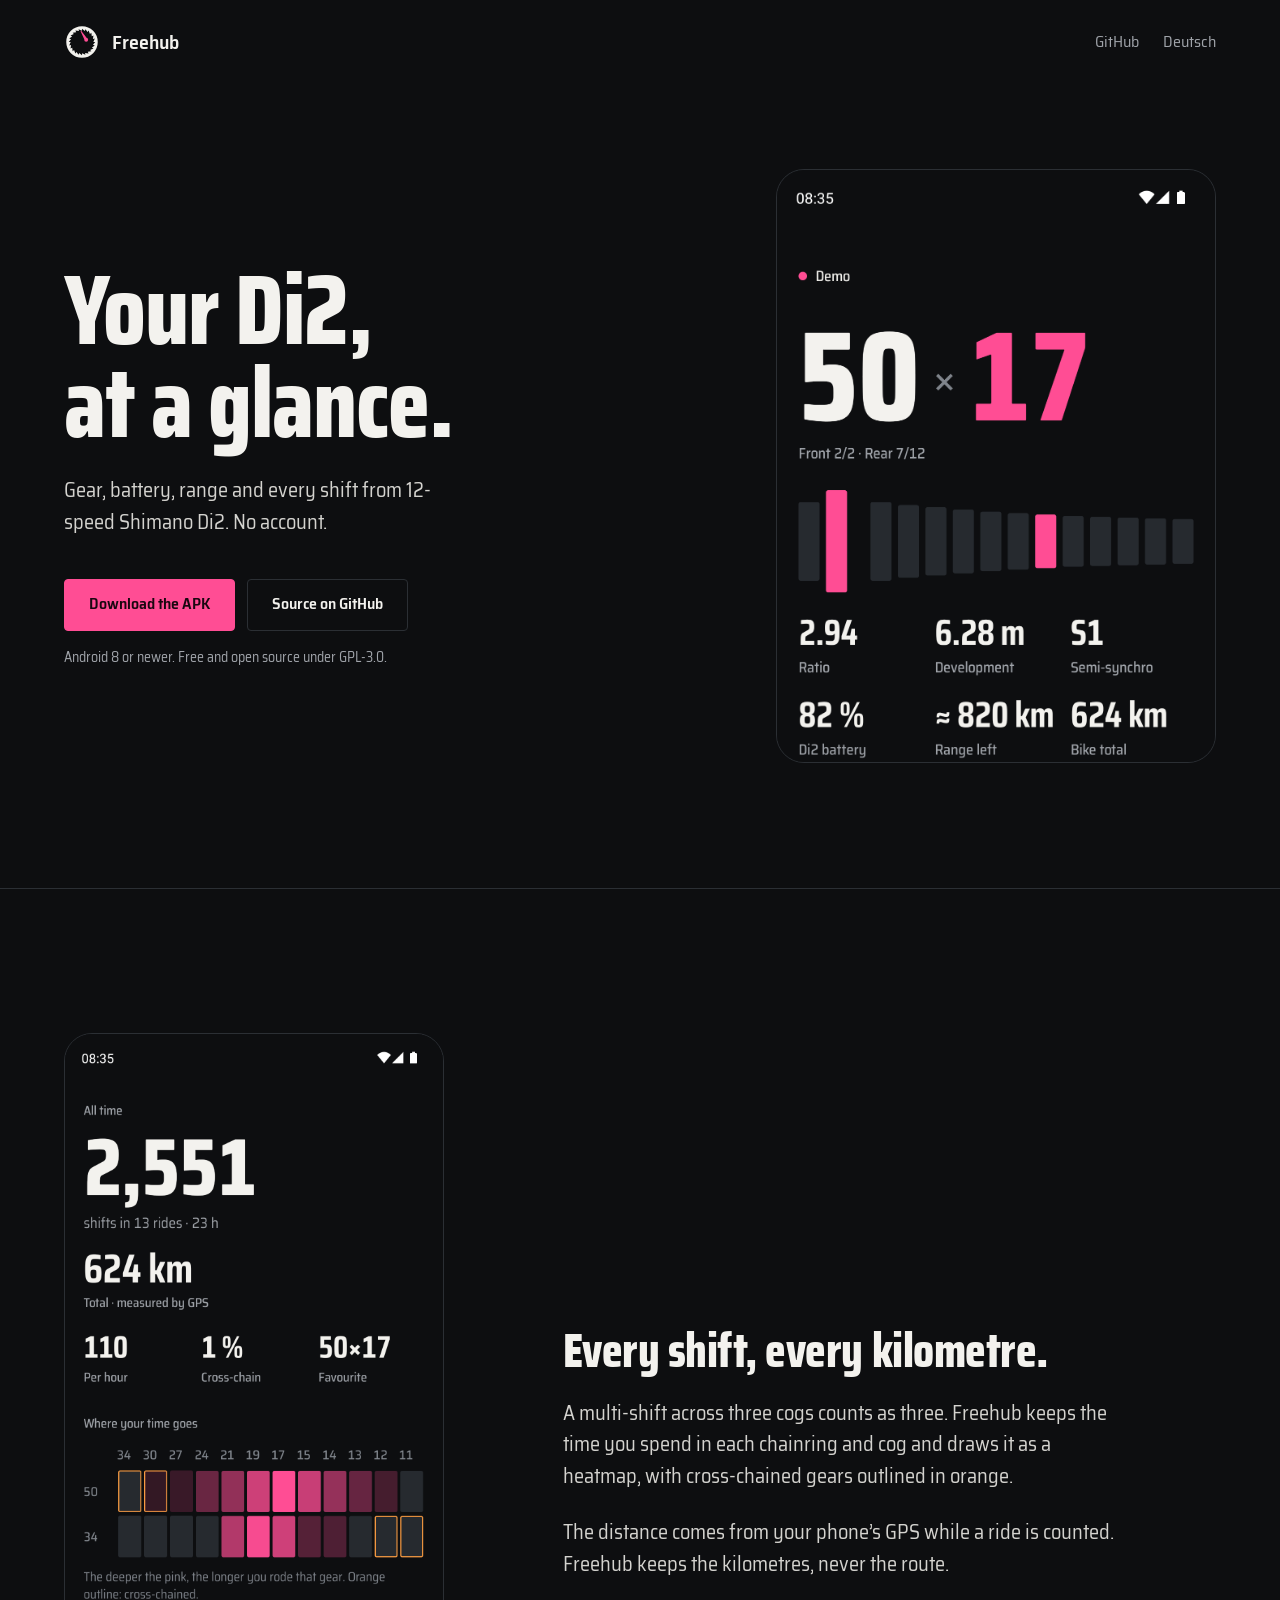
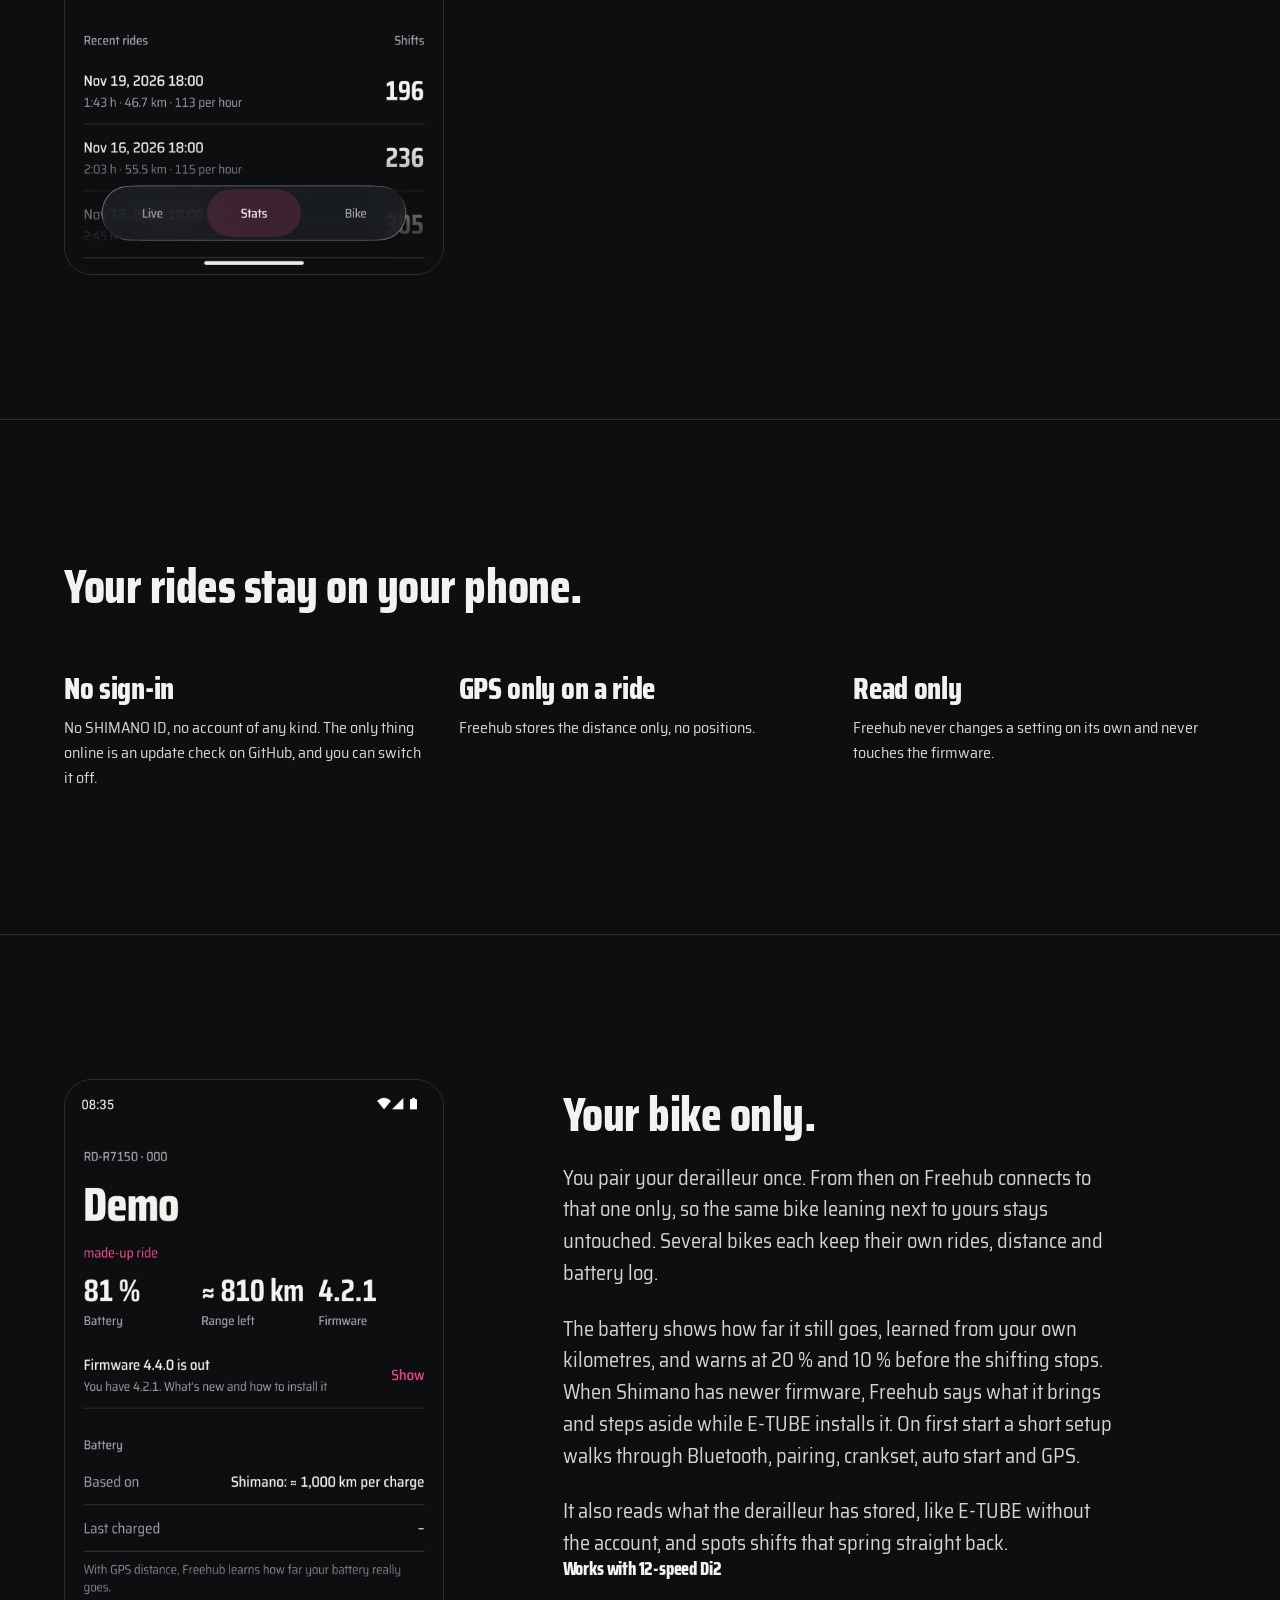
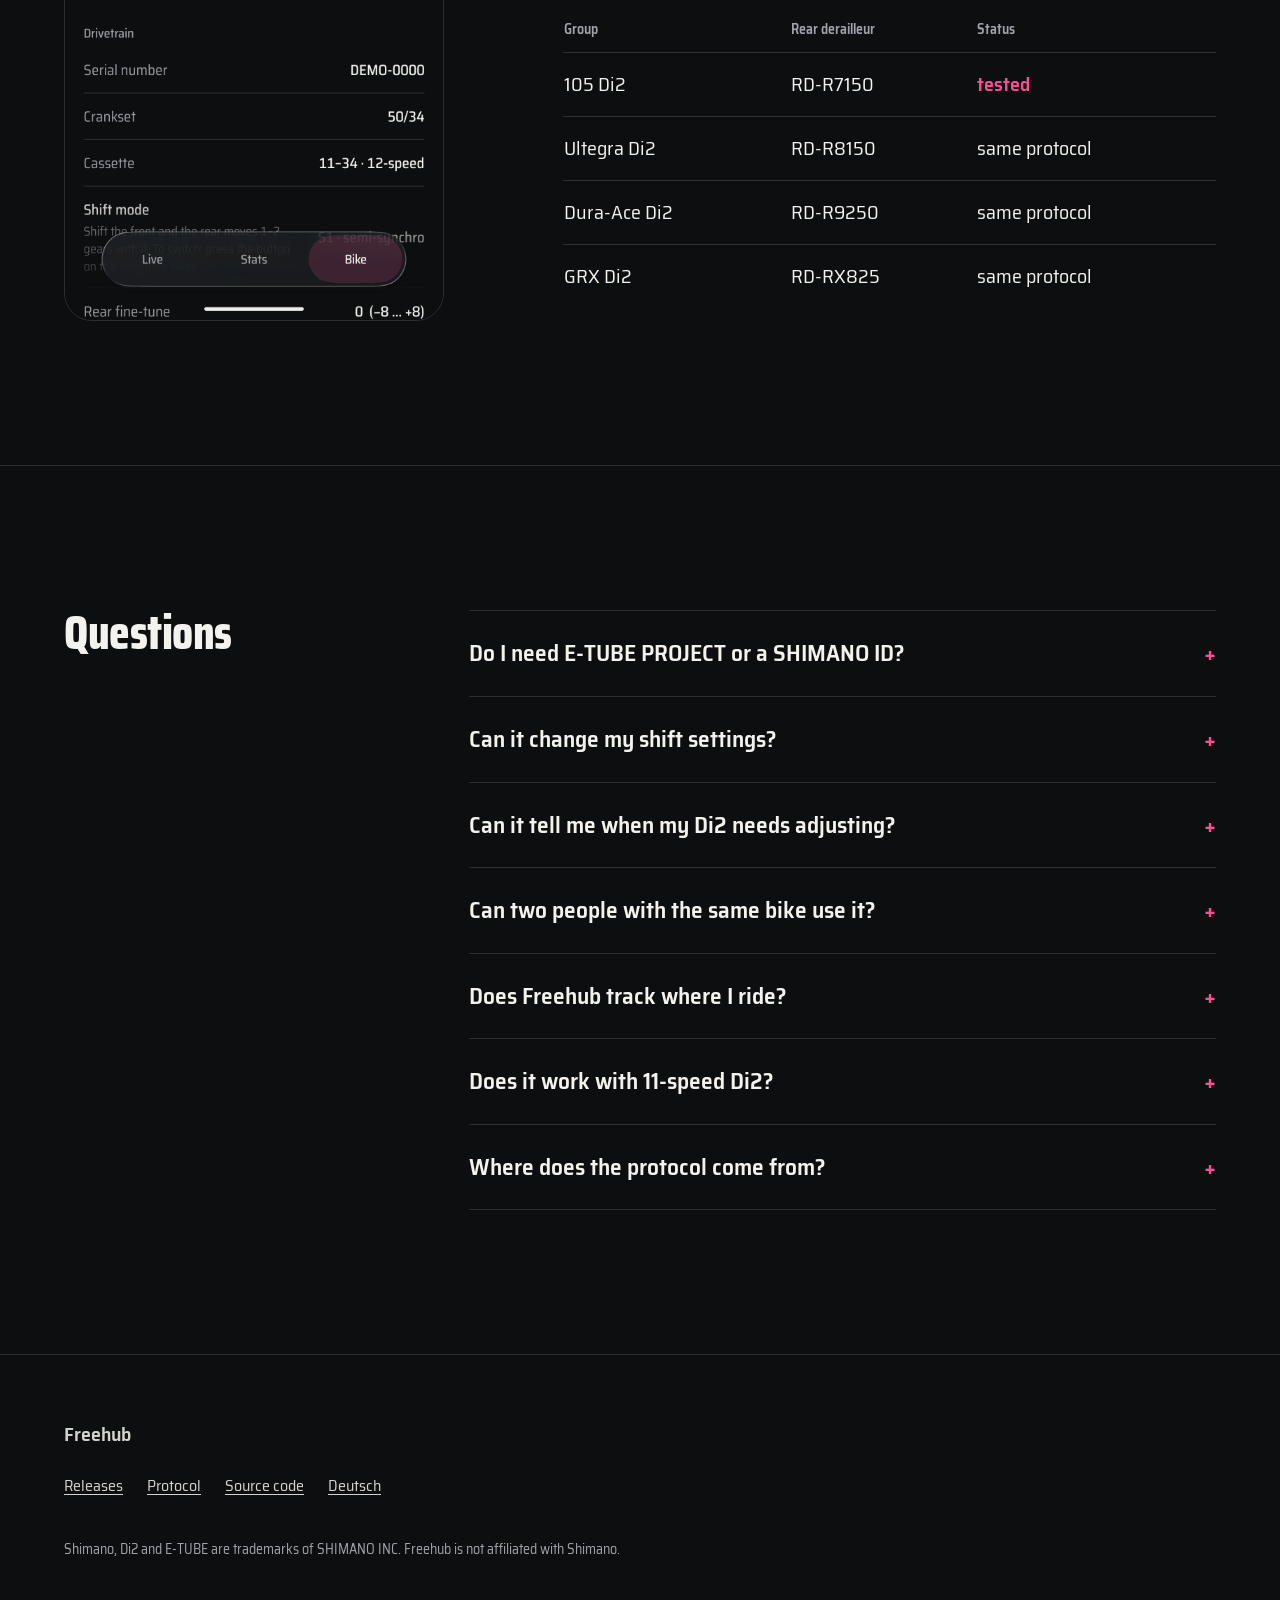
<file: docs/index.html>
<!doctype html>
<html lang="en">
<head>
<meta charset="utf-8">
<meta name="viewport" content="width=device-width, initial-scale=1">
<title>Freehub: Shimano Di2 app for Android, no account</title>
<meta name="description" content="Open-source Android app for 12-speed Shimano Di2: live gear, battery range, distance and shift count from the rear derailleur. No SHIMANO ID, no cloud, no tracking.">
<link rel="canonical" href="https://brickystudios.github.io/freehub/">
<link rel="alternate" hreflang="en" href="https://brickystudios.github.io/freehub/">
<link rel="alternate" hreflang="de" href="https://brickystudios.github.io/freehub/de/">
<link rel="alternate" hreflang="x-default" href="https://brickystudios.github.io/freehub/">
<meta property="og:type" content="website">
<meta property="og:title" content="Freehub: Shimano Di2 app, no account">
<meta property="og:description" content="Gear, battery, range and every shift for 12-speed Di2, read live on Android. No account.">
<meta property="og:url" content="https://brickystudios.github.io/freehub/">
<meta property="og:image" content="https://brickystudios.github.io/freehub/bilder/social-preview.png">
<meta name="twitter:card" content="summary_large_image">
<meta name="theme-color" content="#0D0E10">
<link rel="icon" href="icon.svg" type="image/svg+xml">
<link rel="stylesheet" href="style.css">
<script type="application/ld+json">
{"@context":"https://schema.org","@graph":[
{"@type":"SoftwareApplication","name":"Freehub","operatingSystem":"Android 8.0 or newer","applicationCategory":"SportsApplication","softwareVersion":"0.7.1","license":"https://www.gnu.org/licenses/gpl-3.0.html","downloadUrl":"https://github.com/BrickyStudios/freehub/releases/latest/download/Freehub.apk","url":"https://brickystudios.github.io/freehub/","screenshot":"https://brickystudios.github.io/freehub/bilder/app/live-en-dark.png","description":"Live gear, battery range, distance and shift count from a 12-speed Shimano Di2 rear derailleur over Bluetooth, without a SHIMANO ID.","offers":{"@type":"Offer","price":"0","priceCurrency":"EUR"}},
{"@type":"FAQPage","mainEntity":[
{"@type":"Question","name":"Do I need E-TUBE PROJECT or a SHIMANO ID?","acceptedAnswer":{"@type":"Answer","text":"No. Freehub reads the Bluetooth service that bike computers use. You never sign in."}},
{"@type":"Question","name":"Can Freehub change my shift settings?","acceptedAnswer":{"@type":"Answer","text":"No. Freehub reads the settings your derailleur has stored, but it never changes one on its own and never touches the firmware."}},
{"@type":"Question","name":"Can Freehub tell me when my Di2 needs adjusting?","acceptedAnswer":{"@type":"Answer","text":"Yes. Freehub counts the shifts that go one cog and spring straight back. After 60 rear shifts it tells you whether the drivetrain catches cleanly or which way to try the fine-tune. You adjust it yourself, at the bike or in E-TUBE."}},
{"@type":"Question","name":"Can two people with the same bike use it?","acceptedAnswer":{"@type":"Answer","text":"Yes. Each phone pairs its own derailleur once and connects to that one only. The number after the model, like RD-R7150 · 123, tells two derailleurs apart."}},
{"@type":"Question","name":"Does Freehub track where I ride?","acceptedAnswer":{"@type":"Answer","text":"No. GPS runs only while a ride is counted, and Freehub stores only the distance."}},
{"@type":"Question","name":"Does it work with 11-speed Di2?","acceptedAnswer":{"@type":"Answer","text":"Untested. 11-speed Di2 needs Shimano’s separate EW-WU111 wireless unit."}},
{"@type":"Question","name":"Where does the protocol come from?","acceptedAnswer":{"@type":"Answer","text":"From a real RD-R7150 and from how Shimano’s own apps read it. PROTOCOL.md in the repository documents every byte."}}
]}
]}
</script>
</head>
<body>
<header class="container nav">
  <a class="wordmark" href="./" aria-label="Freehub home">
    <svg viewBox="22 22 64 64" aria-hidden="true"><path fill="currentColor" fill-rule="evenodd" d="M26.00,54.00a28,28 0 1,0 56.00,0a28,28 0 1,0 -56.00,0z M54.00,30.48L59.01,34.47L60.09,31.28L63.90,36.44L65.76,33.63L68.11,39.60L70.63,37.37L71.35,43.74L74.37,42.24L73.42,48.58L76.72,47.91L74.16,53.79L77.52,54.00L73.53,59.01L76.72,60.09L71.56,63.90L74.37,65.76L68.40,68.11L70.63,70.63L64.26,71.35L65.76,74.37L59.42,73.42L60.09,76.72L54.21,74.16L54.00,77.52L48.99,73.53L47.91,76.72L44.10,71.56L42.24,74.37L39.89,68.40L37.37,70.63L36.65,64.26L33.63,65.76L34.58,59.42L31.28,60.09L33.84,54.21L30.48,54.00L34.47,48.99L31.28,47.91L36.44,44.10L33.63,42.24L39.60,39.89L37.37,37.37L43.74,36.65L42.24,33.63L48.58,34.58L47.91,31.28L53.79,33.84L54.00,30.48z"/><path fill="var(--color-accent)" d="M63.82,48.62L52.52,33.87L51.32,34.59L59.02,51.50z M57.92,50.06a3.50,3.50 0 1,0 7.00,0a3.50,3.50 0 1,0 -7.00,0z"/></svg>
    Freehub
  </a>
  <nav aria-label="Main">
    <ul>
      <li><a href="https://github.com/BrickyStudios/freehub">GitHub</a></li>
      <li><a href="de/" hreflang="de" lang="de">Deutsch</a></li>
    </ul>
  </nav>
</header>

<main>
  <section class="container hero">
    <div>
      <h1>Your Di2, at a glance.</h1>
      <p class="lead">Gear, battery, range and every shift from 12-speed Shimano Di2. No account.</p>
      <div class="actions">
        <a class="button" href="https://github.com/BrickyStudios/freehub/releases/latest/download/Freehub.apk">Download the APK</a>
        <a class="button quiet" href="https://github.com/BrickyStudios/freehub">Source on GitHub</a>
      </div>
      <p class="note">Android 8 or newer. Free and open source under GPL-3.0.</p>
    </div>
    <img class="screen" src="bilder/app/live-en-dark.png" width="1080" height="2400" alt="Freehub showing the gear 50 × 17, the cassette with the current cog in pink, battery 82 %, about 820 km of range left and 624 km on the bike">
  </section>

  <section class="band">
    <div class="container split">
      <img class="screen" src="bilder/app/stats-en-dark.png" width="1080" height="2400" loading="lazy" alt="Statistics: 2,551 shifts in 13 rides, 624 km measured by GPS, 1 % cross-chained, favourite gear 50 × 17 and a heatmap of chainring and cog">
      <div>
        <h2>Every shift, every kilometre.</h2>
        <p>A multi-shift across three cogs counts as three. Freehub keeps the time you spend in each chainring and cog and draws it as a heatmap, with cross-chained gears outlined in orange.</p>
        <p>The distance comes from your phone’s GPS while a ride is counted. Freehub keeps the kilometres, never the route.</p>
              </div>
    </div>
  </section>

  <section class="band">
    <div class="container">
      <h2>Your rides stay on your phone.</h2>
      <div class="facts">
        <div><h3>No sign-in</h3><p>No SHIMANO ID, no account of any kind. The only thing online is an update check on GitHub, and you can switch it off.</p></div>
        <div><h3>GPS only on a ride</h3><p>Freehub stores the distance only, no positions.</p></div>
        <div><h3>Read only</h3><p>Freehub never changes a setting on its own and never touches the firmware.</p></div>
      </div>
    </div>
  </section>

  <section class="band">
    <div class="container split">
      <img class="screen" src="bilder/app/bike-en-dark.png" width="1080" height="2400" loading="lazy" alt="Bike screen: battery 81 %, about 810 km of range left, firmware 4.2.1 with a note that 4.4.0 is out, crankset 50/34, cassette 11 to 34">
      <div>
        <h2>Your bike only.</h2>
        <p>You pair your derailleur once. From then on Freehub connects to that one only, so the same bike leaning next to yours stays untouched. Several bikes each keep their own rides, distance and battery log.</p>
        <p>The battery shows how far it still goes, learned from your own kilometres, and warns at 20 % and 10 % before the shifting stops. When Shimano has newer firmware, Freehub says what it brings and steps aside while E-TUBE installs it. On first start a short setup walks through Bluetooth, pairing, crankset, auto start and GPS.</p>
        <p>It also reads what the derailleur has stored, like E-TUBE without the account, and spots shifts that spring straight back.</p>
        <h3>Works with 12-speed Di2</h3>
        <table>
          <thead><tr><th scope="col">Group</th><th scope="col">Rear derailleur</th><th scope="col">Status</th></tr></thead>
          <tbody>
            <tr><td>105 Di2</td><td>RD-R7150</td><td class="ok">tested</td></tr>
            <tr><td>Ultegra Di2</td><td>RD-R8150</td><td>same protocol</td></tr>
            <tr><td>Dura-Ace Di2</td><td>RD-R9250</td><td>same protocol</td></tr>
            <tr><td>GRX Di2</td><td>RD-RX825</td><td>same protocol</td></tr>
          </tbody>
        </table>
      </div>
    </div>
  </section>

  <section class="band">
    <div class="container qa">
      <h2>Questions</h2>
      <div class="faq">
        <details><summary>Do I need E-TUBE PROJECT or a SHIMANO ID?</summary><p>No. Freehub reads the Bluetooth service bike computers use.</p></details>
        <details><summary>Can it change my shift settings?</summary><p>No. Freehub never changes a setting on its own.</p></details>
        <details><summary>Can it tell me when my Di2 needs adjusting?</summary><p>Yes. After 60 rear shifts it says which way to try the fine-tune.</p></details>
        <details><summary>Can two people with the same bike use it?</summary><p>Yes. Each phone pairs its own derailleur once and connects to that one only. The number after the model, like RD-R7150 · 123, tells two derailleurs apart.</p></details>
        <details><summary>Does Freehub track where I ride?</summary><p>No. GPS runs only while a ride is counted, and Freehub stores only the distance.</p></details>
        <details><summary>Does it work with 11-speed Di2?</summary><p>Untested. 11-speed needs Shimano’s EW-WU111 wireless unit.</p></details>
        <details><summary>Where does the protocol come from?</summary><p>From a real RD-R7150, documented byte by byte in <a href="https://github.com/BrickyStudios/freehub/blob/main/PROTOCOL.md">PROTOCOL.md</a>.</p></details>
      </div>
    </div>
  </section>
</main>

<footer class="container footer">
  <a class="wordmark" href="./">Freehub</a>
  <ul>
    <li><a href="https://github.com/BrickyStudios/freehub/releases">Releases</a></li>
    <li><a href="https://github.com/BrickyStudios/freehub/blob/main/PROTOCOL.md">Protocol</a></li>
    <li><a href="https://github.com/BrickyStudios/freehub">Source code</a></li>
    <li><a href="de/" hreflang="de" lang="de">Deutsch</a></li>
  </ul>
  <p>Shimano, Di2 and E-TUBE are trademarks of SHIMANO INC. Freehub is not affiliated with Shimano.</p>
</footer>
</body>
</html>
</file>
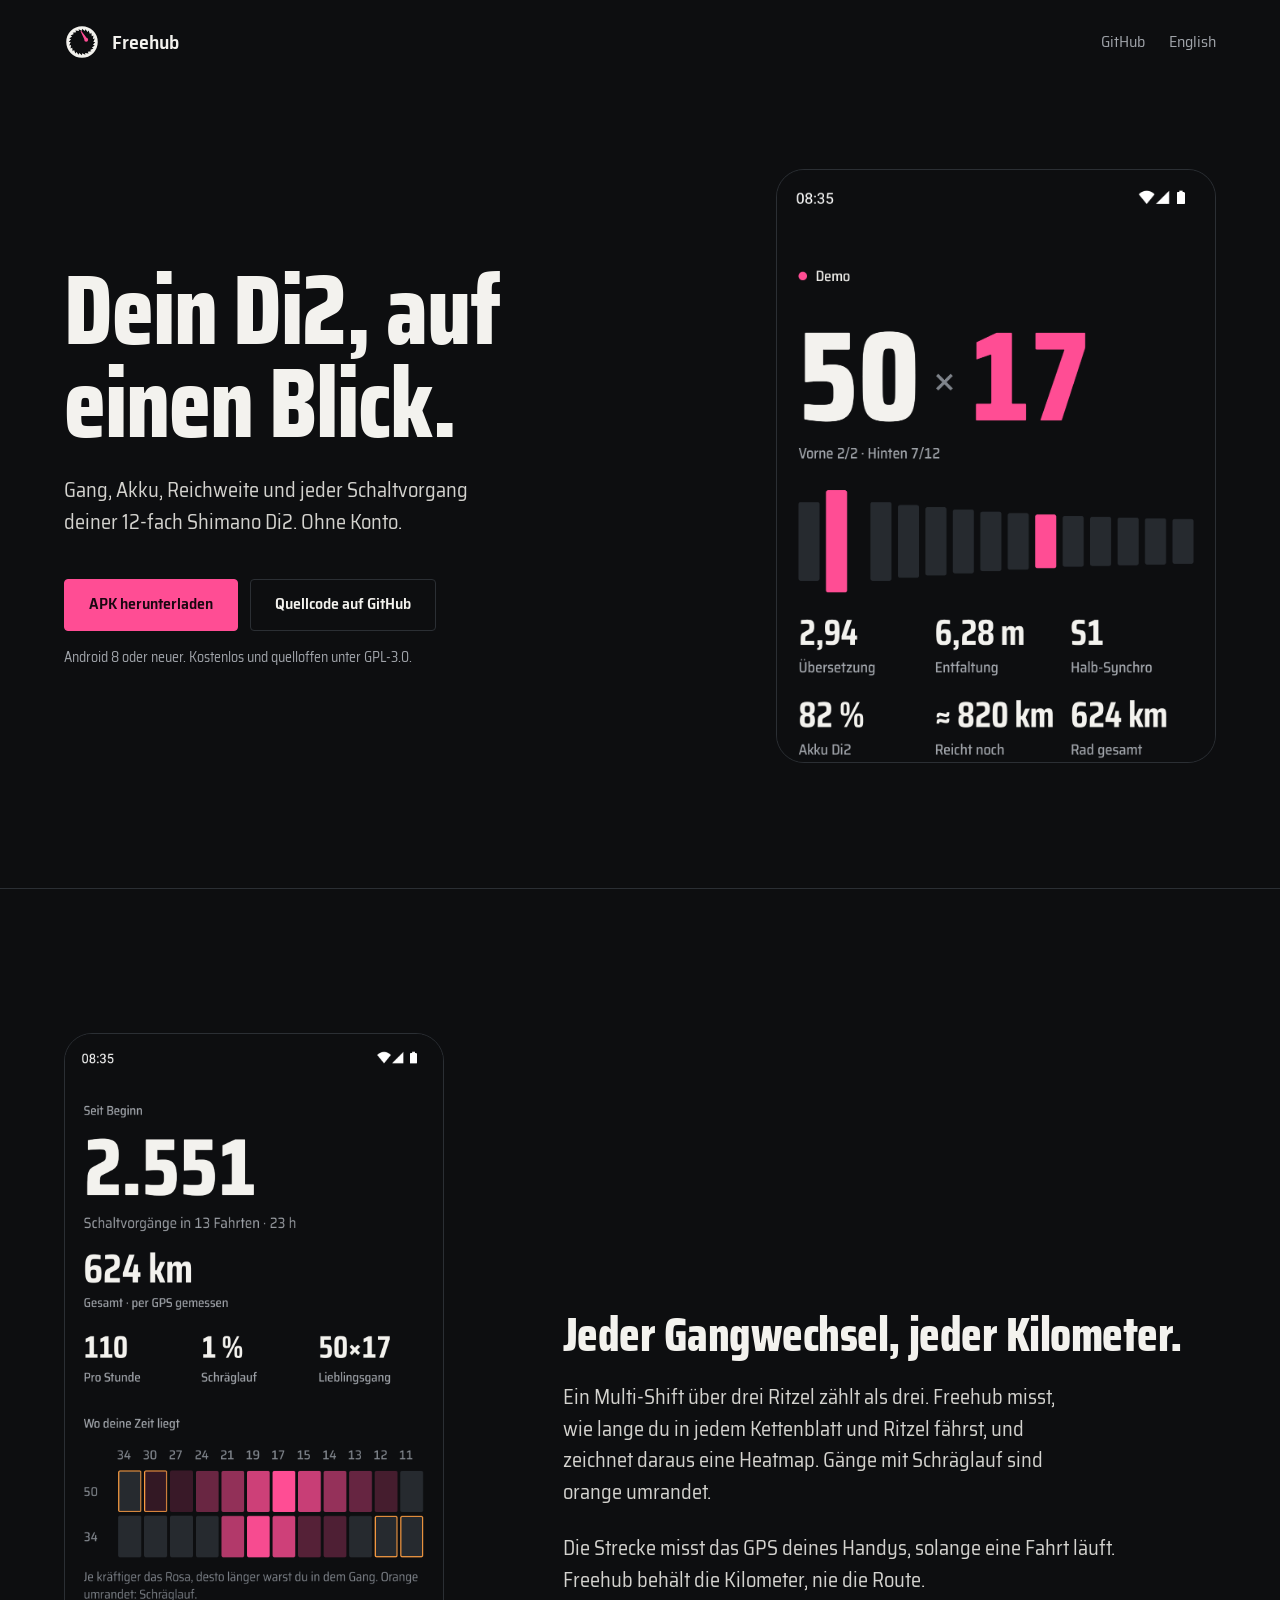
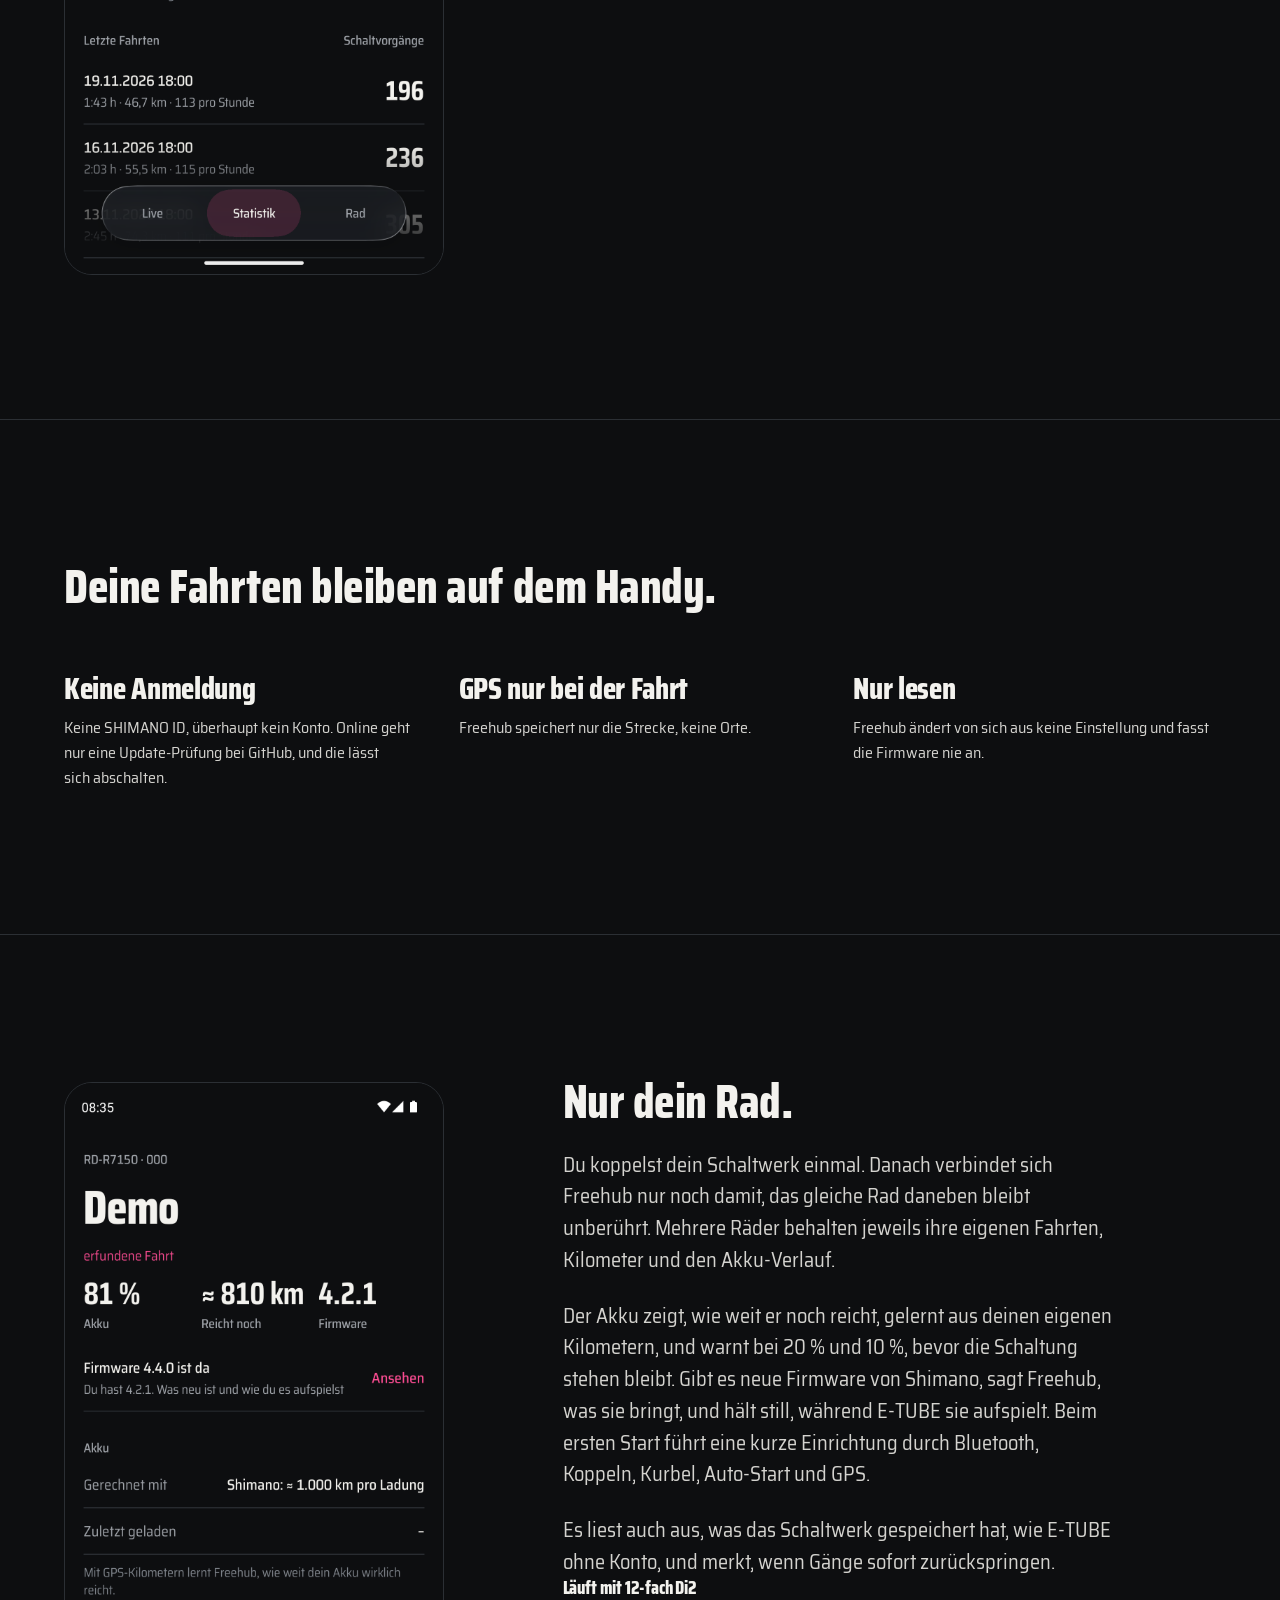
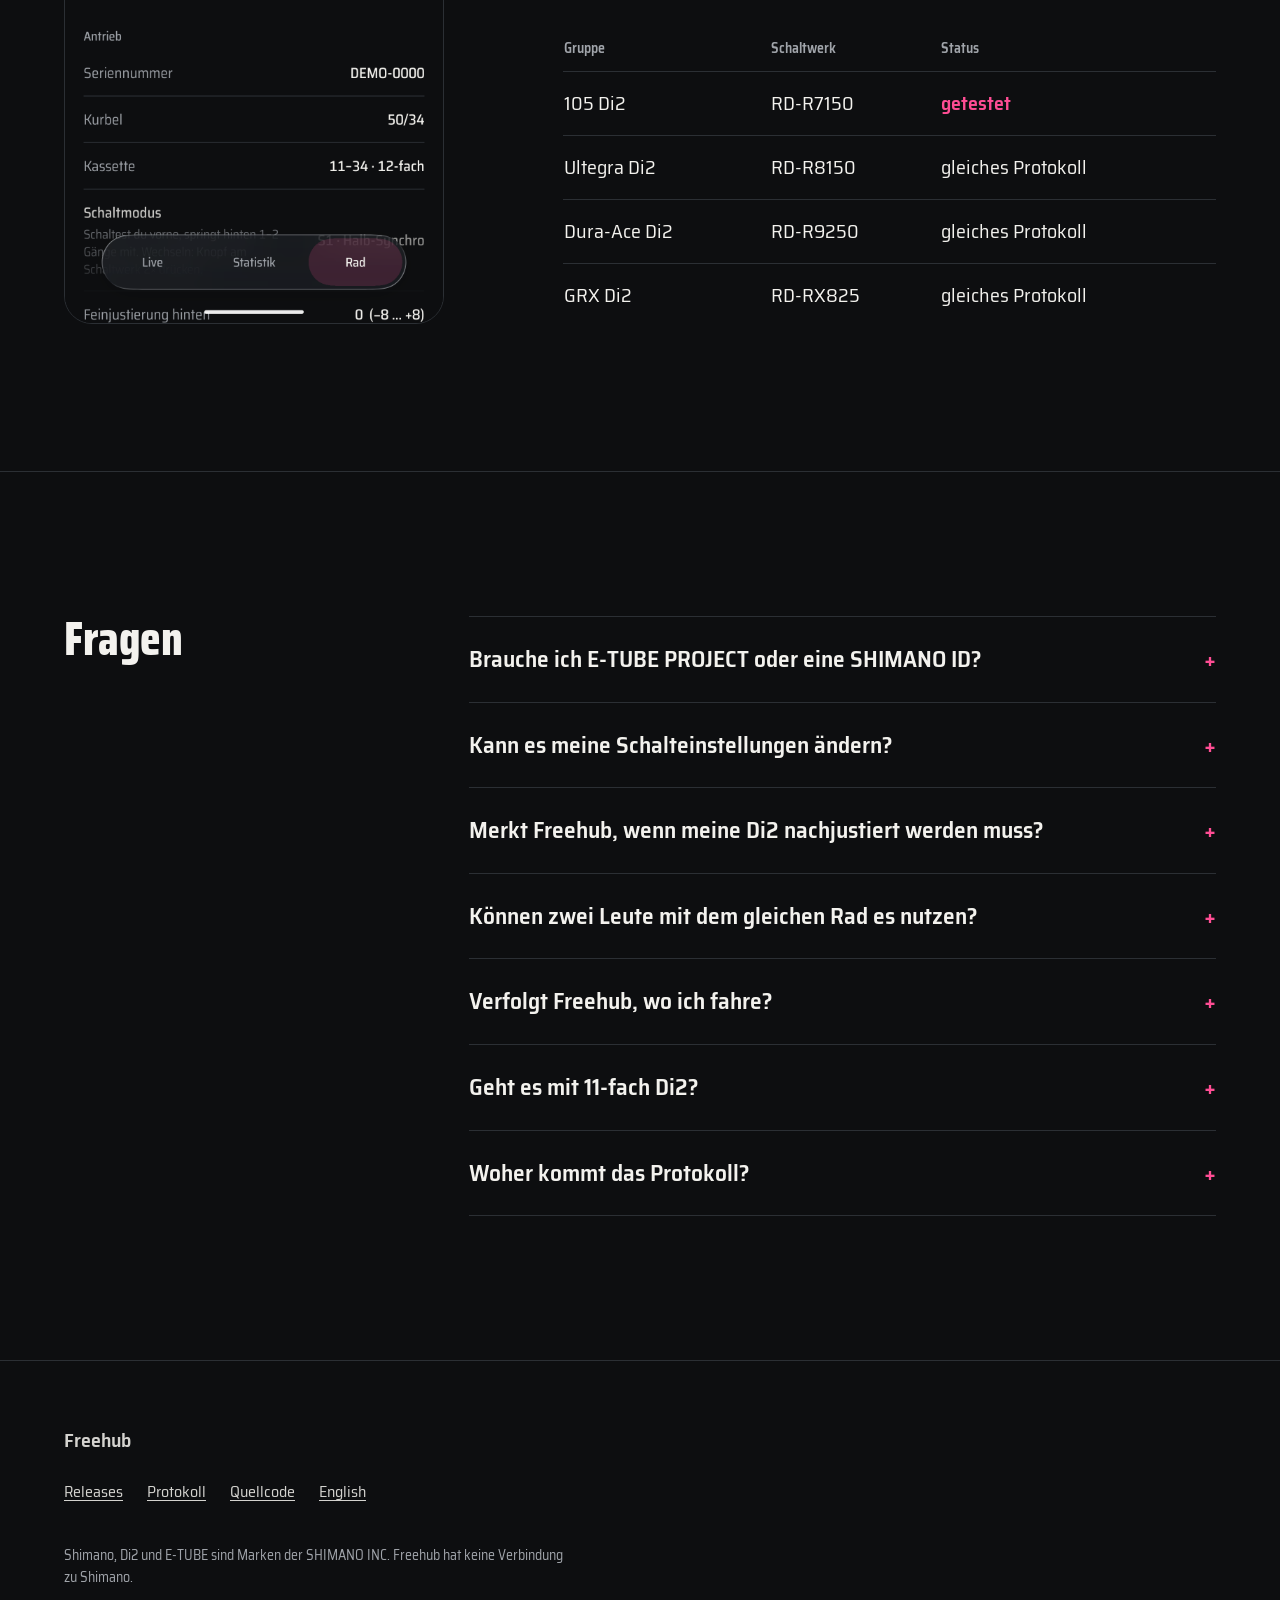
<file: docs/de/index.html>
<!doctype html>
<html lang="de">
<head>
<meta charset="utf-8">
<meta name="viewport" content="width=device-width, initial-scale=1">
<title>Freehub: Shimano-Di2-App für Android ohne Konto</title>
<meta name="description" content="Open-Source-App für 12-fach Shimano Di2: Gang, Akku-Reichweite, Kilometer und Schaltvorgänge live vom Schaltwerk. Ohne SHIMANO ID, ohne Cloud, ohne Tracking.">
<link rel="canonical" href="https://brickystudios.github.io/freehub/de/">
<link rel="alternate" hreflang="en" href="https://brickystudios.github.io/freehub/">
<link rel="alternate" hreflang="de" href="https://brickystudios.github.io/freehub/de/">
<link rel="alternate" hreflang="x-default" href="https://brickystudios.github.io/freehub/">
<meta property="og:type" content="website">
<meta property="og:title" content="Freehub: Shimano-Di2-App ohne Konto">
<meta property="og:description" content="Gang, Akku, Reichweite und Schaltvorgänge für 12-fach Di2, live auf Android. Ohne Konto.">
<meta property="og:url" content="https://brickystudios.github.io/freehub/de/">
<meta property="og:image" content="https://brickystudios.github.io/freehub/bilder/social-preview.png">
<meta name="twitter:card" content="summary_large_image">
<meta name="theme-color" content="#0D0E10">
<link rel="icon" href="../icon.svg" type="image/svg+xml">
<link rel="stylesheet" href="../style.css">
<script type="application/ld+json">
{"@context":"https://schema.org","@graph":[
{"@type":"SoftwareApplication","name":"Freehub","operatingSystem":"Android 8.0 oder neuer","applicationCategory":"SportsApplication","softwareVersion":"0.7.1","license":"https://www.gnu.org/licenses/gpl-3.0.html","downloadUrl":"https://github.com/BrickyStudios/freehub/releases/latest/download/Freehub.apk","url":"https://brickystudios.github.io/freehub/de/","screenshot":"https://brickystudios.github.io/freehub/bilder/app/live-de-dark.png","description":"Gang, Akku-Reichweite, Kilometer und Schaltvorgänge live vom Schaltwerk einer 12-fach Shimano Di2, per Bluetooth und ohne SHIMANO ID.","offers":{"@type":"Offer","price":"0","priceCurrency":"EUR"}},
{"@type":"FAQPage","mainEntity":[
{"@type":"Question","name":"Brauche ich E-TUBE PROJECT oder eine SHIMANO ID?","acceptedAnswer":{"@type":"Answer","text":"Nein. Freehub liest den Bluetooth-Dienst, den auch Radcomputer nutzen. Du meldest dich nirgends an."}},
{"@type":"Question","name":"Kann Freehub meine Schalteinstellungen ändern?","acceptedAnswer":{"@type":"Answer","text":"Nein. Freehub liest die Einstellungen, die dein Schaltwerk gespeichert hat, ändert aber von sich aus keine und fasst die Firmware nie an."}},
{"@type":"Question","name":"Merkt Freehub, wenn meine Di2 nachjustiert werden muss?","acceptedAnswer":{"@type":"Answer","text":"Ja. Freehub zählt Schaltvorgänge, die ein Ritzel weit gehen und sofort zurückspringen. Ab 60 Schaltvorgängen hinten sagt es dir, ob die Kette sauber greift oder in welche Richtung du die Feinjustierung probieren solltest. Justieren tust du selbst, am Rad oder in E-TUBE."}},
{"@type":"Question","name":"Können zwei Leute mit dem gleichen Rad es nutzen?","acceptedAnswer":{"@type":"Answer","text":"Ja. Jedes Handy koppelt einmal sein eigenes Schaltwerk und verbindet sich nur damit. Die Nummer hinter dem Modell, etwa RD-R7150 · 123, unterscheidet zwei Schaltwerke."}},
{"@type":"Question","name":"Verfolgt Freehub, wo ich fahre?","acceptedAnswer":{"@type":"Answer","text":"Nein. GPS läuft nur, solange eine Fahrt gezählt wird, und Freehub speichert nur die Strecke."}},
{"@type":"Question","name":"Geht es mit 11-fach Di2?","acceptedAnswer":{"@type":"Answer","text":"Nicht getestet. 11-fach Di2 braucht Shimanos separate Funkeinheit EW-WU111."}},
{"@type":"Question","name":"Woher kommt das Protokoll?","acceptedAnswer":{"@type":"Answer","text":"Von einem echten RD-R7150 und daraus, wie Shimanos eigene Apps es lesen. PROTOCOL.md im Repository beschreibt jedes Byte."}}
]}
]}
</script>
</head>
<body>
<header class="container nav">
  <a class="wordmark" href="./" aria-label="Freehub Startseite">
    <svg viewBox="22 22 64 64" aria-hidden="true"><path fill="currentColor" fill-rule="evenodd" d="M26.00,54.00a28,28 0 1,0 56.00,0a28,28 0 1,0 -56.00,0z M54.00,30.48L59.01,34.47L60.09,31.28L63.90,36.44L65.76,33.63L68.11,39.60L70.63,37.37L71.35,43.74L74.37,42.24L73.42,48.58L76.72,47.91L74.16,53.79L77.52,54.00L73.53,59.01L76.72,60.09L71.56,63.90L74.37,65.76L68.40,68.11L70.63,70.63L64.26,71.35L65.76,74.37L59.42,73.42L60.09,76.72L54.21,74.16L54.00,77.52L48.99,73.53L47.91,76.72L44.10,71.56L42.24,74.37L39.89,68.40L37.37,70.63L36.65,64.26L33.63,65.76L34.58,59.42L31.28,60.09L33.84,54.21L30.48,54.00L34.47,48.99L31.28,47.91L36.44,44.10L33.63,42.24L39.60,39.89L37.37,37.37L43.74,36.65L42.24,33.63L48.58,34.58L47.91,31.28L53.79,33.84L54.00,30.48z"/><path fill="var(--color-accent)" d="M63.82,48.62L52.52,33.87L51.32,34.59L59.02,51.50z M57.92,50.06a3.50,3.50 0 1,0 7.00,0a3.50,3.50 0 1,0 -7.00,0z"/></svg>
    Freehub
  </a>
  <nav aria-label="Hauptmenü">
    <ul>
      <li><a href="https://github.com/BrickyStudios/freehub">GitHub</a></li>
      <li><a href="../" hreflang="en" lang="en">English</a></li>
    </ul>
  </nav>
</header>

<main>
  <section class="container hero">
    <div>
      <h1>Dein Di2, auf einen Blick.</h1>
      <p class="lead">Gang, Akku, Reichweite und jeder Schaltvorgang deiner 12-fach Shimano Di2. Ohne Konto.</p>
      <div class="actions">
        <a class="button" href="https://github.com/BrickyStudios/freehub/releases/latest/download/Freehub.apk">APK herunterladen</a>
        <a class="button quiet" href="https://github.com/BrickyStudios/freehub">Quellcode auf GitHub</a>
      </div>
      <p class="note">Android 8 oder neuer. Kostenlos und quelloffen unter GPL-3.0.</p>
    </div>
    <img class="screen" src="../bilder/app/live-de-dark.png" width="1080" height="2400" alt="Freehub zeigt den Gang 50 × 17, die Kassette mit dem aktuellen Ritzel in Rosa, Akku 82 %, noch etwa 820 km Reichweite und 624 km auf dem Rad">
  </section>

  <section class="band">
    <div class="container split">
      <img class="screen" src="../bilder/app/stats-de-dark.png" width="1080" height="2400" loading="lazy" alt="Statistik: 2.551 Schaltvorgänge in 13 Fahrten, 624 km per GPS, Schräglauf-Anteil, Lieblingsgang 50 × 17 und eine Heatmap aus Kettenblatt und Ritzel">
      <div>
        <h2>Jeder Gangwechsel, jeder Kilometer.</h2>
        <p>Ein Multi-Shift über drei Ritzel zählt als drei. Freehub misst, wie lange du in jedem Kettenblatt und Ritzel fährst, und zeichnet daraus eine Heatmap. Gänge mit Schräglauf sind orange umrandet.</p>
        <p>Die Strecke misst das GPS deines Handys, solange eine Fahrt läuft. Freehub behält die Kilometer, nie die Route.</p>
      </div>
    </div>
  </section>

  <section class="band">
    <div class="container">
      <h2>Deine Fahrten bleiben auf dem Handy.</h2>
      <div class="facts">
        <div><h3>Keine Anmeldung</h3><p>Keine SHIMANO ID, überhaupt kein Konto. Online geht nur eine Update-Prüfung bei GitHub, und die lässt sich abschalten.</p></div>
        <div><h3>GPS nur bei der Fahrt</h3><p>Freehub speichert nur die Strecke, keine Orte.</p></div>
        <div><h3>Nur lesen</h3><p>Freehub ändert von sich aus keine Einstellung und fasst die Firmware nie an.</p></div>
      </div>
    </div>
  </section>

  <section class="band">
    <div class="container split">
      <img class="screen" src="../bilder/app/bike-de-dark.png" width="1080" height="2400" loading="lazy" alt="Reiter Rad: Akku 81 %, noch etwa 810 km Reichweite, Firmware 4.2.1 mit dem Hinweis, dass 4.4.0 da ist, Kurbel 50/34, Kassette 11 bis 34">
      <div>
        <h2>Nur dein Rad.</h2>
        <p>Du koppelst dein Schaltwerk einmal. Danach verbindet sich Freehub nur noch damit, das gleiche Rad daneben bleibt unberührt. Mehrere Räder behalten jeweils ihre eigenen Fahrten, Kilometer und den Akku-Verlauf.</p>
        <p>Der Akku zeigt, wie weit er noch reicht, gelernt aus deinen eigenen Kilometern, und warnt bei 20 % und 10 %, bevor die Schaltung stehen bleibt. Gibt es neue Firmware von Shimano, sagt Freehub, was sie bringt, und hält still, während E-TUBE sie aufspielt. Beim ersten Start führt eine kurze Einrichtung durch Bluetooth, Koppeln, Kurbel, Auto-Start und GPS.</p>
        <p>Es liest auch aus, was das Schaltwerk gespeichert hat, wie E-TUBE ohne Konto, und merkt, wenn Gänge sofort zurückspringen.</p>
        <h3>Läuft mit 12-fach Di2</h3>
        <table>
          <thead><tr><th scope="col">Gruppe</th><th scope="col">Schaltwerk</th><th scope="col">Status</th></tr></thead>
          <tbody>
            <tr><td>105 Di2</td><td>RD-R7150</td><td class="ok">getestet</td></tr>
            <tr><td>Ultegra Di2</td><td>RD-R8150</td><td>gleiches Protokoll</td></tr>
            <tr><td>Dura-Ace Di2</td><td>RD-R9250</td><td>gleiches Protokoll</td></tr>
            <tr><td>GRX Di2</td><td>RD-RX825</td><td>gleiches Protokoll</td></tr>
          </tbody>
        </table>
      </div>
    </div>
  </section>

  <section class="band">
    <div class="container qa">
      <h2>Fragen</h2>
      <div class="faq">
        <details><summary>Brauche ich E-TUBE PROJECT oder eine SHIMANO ID?</summary><p>Nein. Freehub liest den Bluetooth-Dienst, den auch Radcomputer nutzen.</p></details>
        <details><summary>Kann es meine Schalteinstellungen ändern?</summary><p>Nein. Freehub ändert von sich aus keine Einstellung.</p></details>
        <details><summary>Merkt Freehub, wenn meine Di2 nachjustiert werden muss?</summary><p>Ja. Ab 60 Schaltvorgängen hinten sagt es, in welche Richtung du die Feinjustierung probieren solltest.</p></details>
        <details><summary>Können zwei Leute mit dem gleichen Rad es nutzen?</summary><p>Ja. Jedes Handy koppelt einmal sein eigenes Schaltwerk und verbindet sich nur damit. Die Nummer hinter dem Modell, etwa RD-R7150 · 123, unterscheidet zwei Schaltwerke.</p></details>
        <details><summary>Verfolgt Freehub, wo ich fahre?</summary><p>Nein. GPS läuft nur, solange eine Fahrt gezählt wird, und Freehub speichert nur die Strecke.</p></details>
        <details><summary>Geht es mit 11-fach Di2?</summary><p>Nicht getestet. 11-fach braucht Shimanos Funkeinheit EW-WU111.</p></details>
        <details><summary>Woher kommt das Protokoll?</summary><p>Von einem echten RD-R7150, Byte für Byte beschrieben in <a href="https://github.com/BrickyStudios/freehub/blob/main/PROTOCOL.md">PROTOCOL.md</a>.</p></details>
      </div>
    </div>
  </section>
</main>

<footer class="container footer">
  <a class="wordmark" href="./">Freehub</a>
  <ul>
    <li><a href="https://github.com/BrickyStudios/freehub/releases">Releases</a></li>
    <li><a href="https://github.com/BrickyStudios/freehub/blob/main/PROTOCOL.md">Protokoll</a></li>
    <li><a href="https://github.com/BrickyStudios/freehub">Quellcode</a></li>
    <li><a href="../" hreflang="en" lang="en">English</a></li>
  </ul>
  <p>Shimano, Di2 und E-TUBE sind Marken der SHIMANO INC. Freehub hat keine Verbindung zu Shimano.</p>
</footer>
</body>
</html>
</file>
<file: docs/style.css>
/* Hallmark · shape: Instrument Panel (hero with the live screen, then proof screens, facts, table, questions) · genre: modern-minimal · theme: custom (the app's own Carbon system) · job: try · idea: "the live gear screen is the page's first picture" · vibe: "road bike cockpit, carbon black, one pink signal"
 * paper: oklch(16% 0.005 265) · accent: oklch(68% 0.21 357) · display: Saira Condensed ExtraBold · body: Saira Semi Condensed · hero: headline and download on the left, the live gear screen on the right at phone size · nav: wordmark left, two links right · footer: a mast, wordmark over the links and the trademark line · imagery: the product (demo-mode screenshots of the app) · signature: 50 × 15, the gear read live off the derailleur
 * axes: dark/display-condensed/chromatic-pink · posture: split · contrast: pass · fold: pass · v2.0.0 */
/* answered 23 · the pink above 5 % at 1280x800 is the product screenshot itself plus the one primary button */
/* Hallmark · pre-emit critique: P2 H2 E2 S2 R2 V2 · weakest: R, the facts section is text only; it sits between two screenshot sections so the page keeps its pictures */
@import url("./tokens.css");
@import url("./base.css");

@font-face { font-family: "Saira Condensed"; src: url("fonts/sairacondensed_extrabold.ttf") format("truetype"); font-weight: 800; font-display: swap; }
@font-face { font-family: "Saira Semi Condensed"; src: url("fonts/sairasemicondensed_regular.ttf") format("truetype"); font-weight: 400; font-display: swap; }
@font-face { font-family: "Saira Semi Condensed"; src: url("fonts/sairasemicondensed_semibold.ttf") format("truetype"); font-weight: 600; font-display: swap; }

@media (max-width: 720px) { :root { --gutter: 20px; --section-gap: 88px; } }

h1, h2, h3 { font-weight: 800; letter-spacing: var(--tracking-display); line-height: 0.96; color: var(--color-ink); }
h1 { font-size: clamp(3.25rem, 7vw + 0.5rem, 7rem); }
h2 { font-size: var(--text-section); }

.nav { display: flex; align-items: center; justify-content: space-between; gap: var(--space-lg); padding-block: var(--space-lg); }
.wordmark { display: inline-flex; align-items: center; gap: var(--space-sm); font-weight: 600; font-size: var(--text-lg); text-decoration: none; }
.wordmark svg { width: 36px; height: 36px; }
.nav ul { display: flex; gap: var(--space-lg); list-style: none; margin: 0; padding: 0; }
.nav a:not(.wordmark) { color: var(--color-muted); text-decoration: none; padding-block: var(--space-xs); }
.nav a:not(.wordmark):hover { color: var(--color-ink); }

.hero { display: grid; grid-template-columns: minmax(0, 7fr) minmax(0, 5fr); gap: var(--gap-columns); align-items: center; min-height: min(calc(100svh - 96px), 940px); padding-block: var(--space-lg) var(--space-2xl); }
.hero p.lead { font-size: var(--text-lead); color: var(--color-ink-2); max-width: 34ch; margin-top: var(--space-lg); }
.actions { display: flex; flex-wrap: wrap; gap: var(--space-sm); margin-top: var(--space-xl); }
.note { margin-top: var(--space-md); color: var(--color-muted); font-size: var(--text-sm); }

.button { display: inline-flex; align-items: center; min-height: 52px; padding: 0 var(--space-lg); border-radius: var(--radius-card); border: 1px solid var(--color-accent); background: var(--color-accent); color: var(--color-accent-ink); font-weight: 600; text-decoration: none; transition: transform var(--dur-micro) var(--ease-out), background-color var(--dur-short) var(--ease-out); }
.button:hover { background: color-mix(in oklab, var(--color-accent) 86%, var(--color-ink)); }
.button:active { transform: translateY(1px); }
.button.quiet { background: transparent; border-color: var(--color-rule); color: var(--color-ink); }
.button.quiet:hover { border-color: var(--color-muted); }

.screen { width: 100%; border-radius: 28px; border: 1px solid var(--color-rule); overflow: hidden; background: var(--color-paper-2); }
.hero .screen { max-width: 440px; justify-self: end; aspect-ratio: 1080 / 1460; object-fit: cover; object-position: top; }

.band { padding-block: var(--section-gap); border-top: var(--rule-hair) solid var(--color-rule); }
.split { display: grid; grid-template-columns: minmax(0, 5fr) minmax(0, 7fr); gap: var(--gap-columns); align-items: center; }
.split .screen { max-width: 380px; }
.split p { color: var(--color-ink-2); font-size: var(--text-lead); margin-top: var(--space-lg); max-width: 46ch; }

.facts { display: grid; grid-template-columns: repeat(3, minmax(0, 1fr)); gap: var(--gap-columns); margin-top: var(--space-2xl); }
.facts h3 { font-size: var(--text-2xl); }
.facts p { margin-top: var(--space-sm); color: var(--color-ink-2); }

table { width: 100%; border-collapse: collapse; margin-top: var(--space-xl); font-size: var(--text-lg); }
th { text-align: left; font-weight: 600; color: var(--color-muted); font-size: var(--text-sm); padding-bottom: var(--space-sm); }
td { padding-block: var(--space-md); border-top: var(--rule-hair) solid var(--color-rule); }
td.ok { color: var(--color-accent); font-weight: 600; }

.qa { display: grid; grid-template-columns: minmax(0, 4fr) minmax(0, 8fr); gap: var(--gap-columns); align-items: start; }
.faq { min-width: 0; }
details { border-top: var(--rule-hair) solid var(--color-rule); }
details:last-child { border-bottom: var(--rule-hair) solid var(--color-rule); }
summary { cursor: pointer; list-style: none; padding-block: var(--space-lg); font-size: var(--text-title); font-weight: 600; display: flex; justify-content: space-between; gap: var(--space-md); }
summary::-webkit-details-marker { display: none; }
summary::after { content: "+"; color: var(--color-accent); transition: transform var(--dur-short) var(--ease-out); }
details[open] summary::after { transform: rotate(45deg); }
summary:hover { color: var(--color-accent); }
details p { padding-bottom: var(--space-lg); color: var(--color-ink-2); }

.footer { padding-block: var(--space-2xl) var(--space-xl); border-top: var(--rule-hair) solid var(--color-rule); }
.footer ul { display: flex; flex-wrap: wrap; gap: var(--space-lg); list-style: none; margin: var(--space-lg) 0 0; padding: 0; }
.footer a { color: var(--color-ink-2); }
.footer a:hover { color: var(--color-accent); }
.footer p { margin-top: var(--space-xl); color: var(--color-muted); font-size: var(--text-sm); max-width: 70ch; }

@media (max-width: 860px) {
  .hero, .split, .qa { grid-template-columns: minmax(0, 1fr); }
  .hero .screen { justify-self: start; max-width: 340px; }
  .facts { grid-template-columns: minmax(0, 1fr); }
  .nav ul { gap: var(--space-md); }
}

@media (prefers-reduced-motion: reduce) {
  .button, summary::after { transition: none; }
}
</file>
